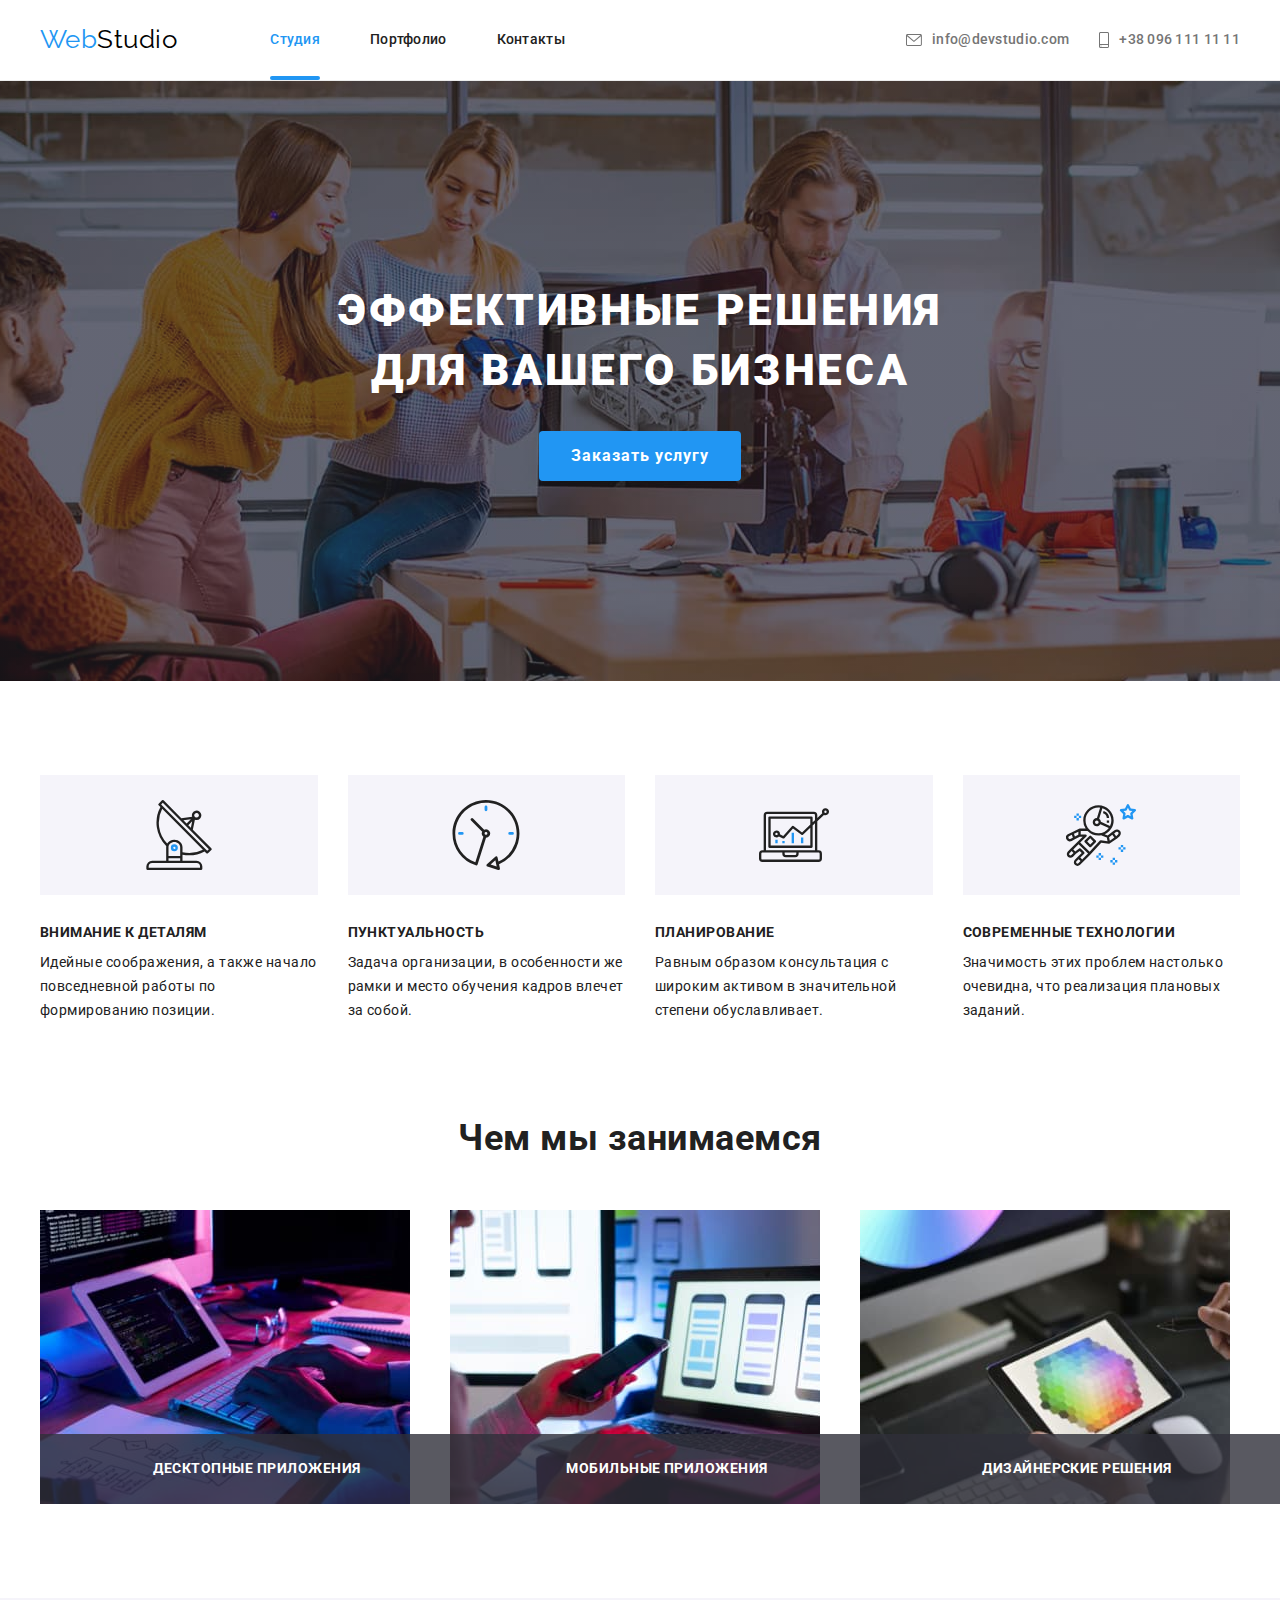
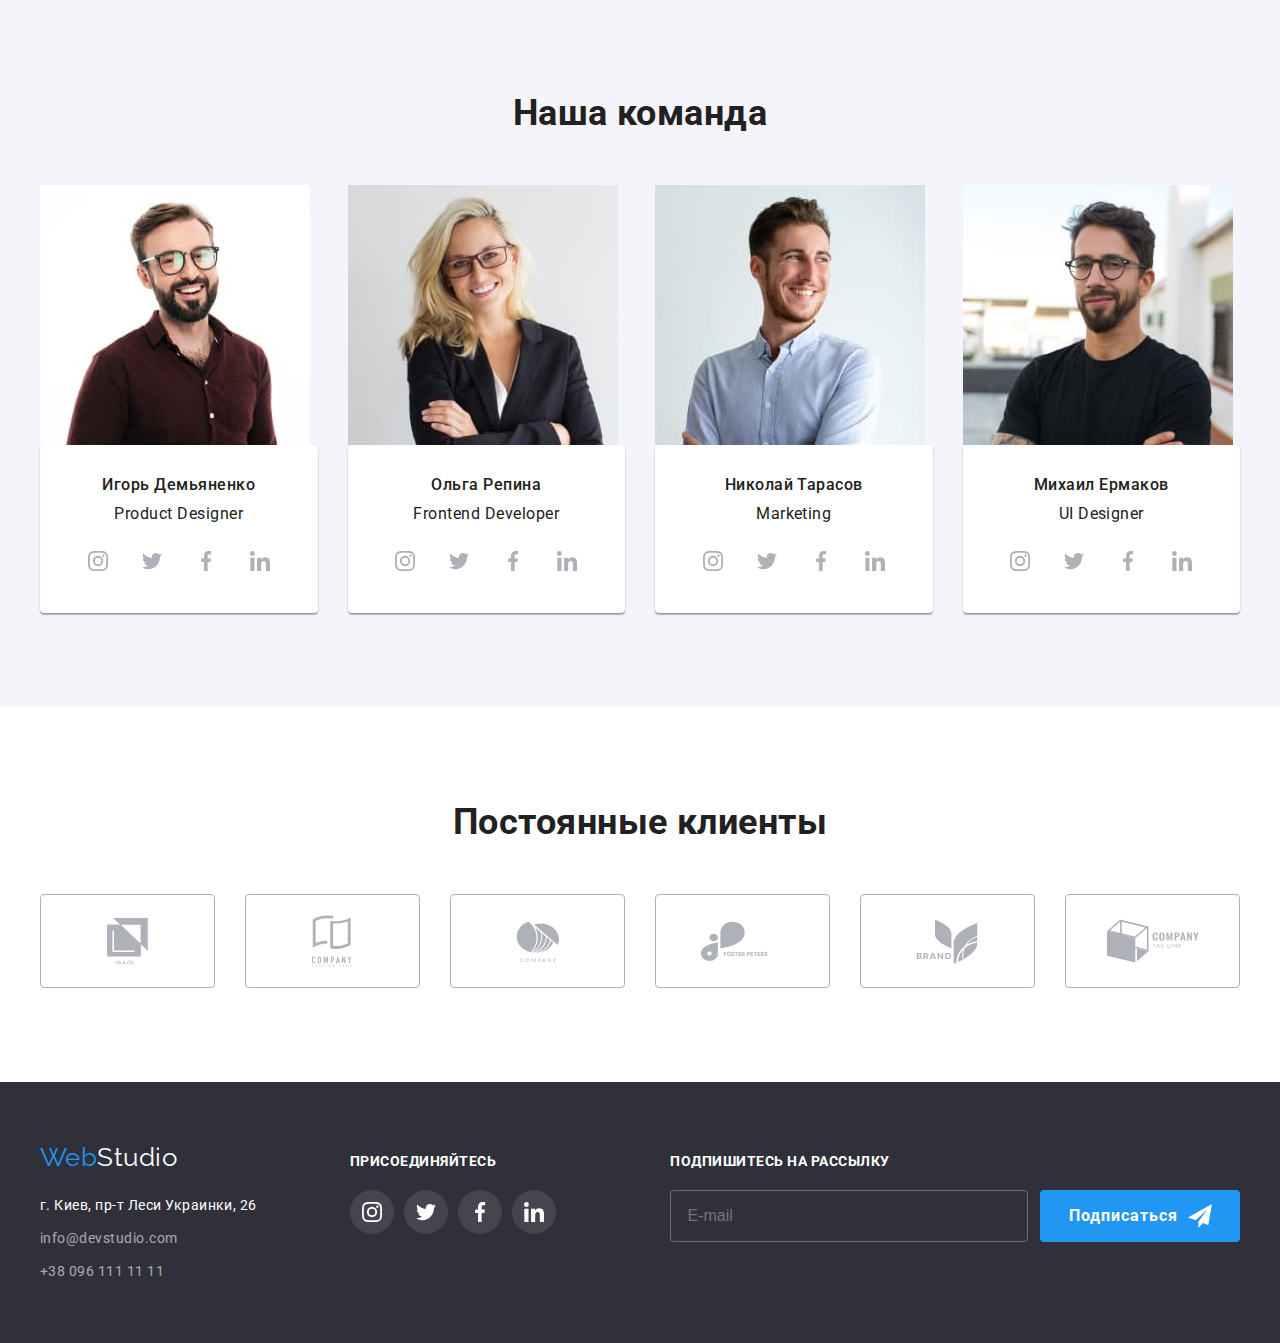
<file: index.html>
<!DOCTYPE html>
<html lang="ru">
  <head>
    <meta charset="UTF-8" />
    <meta http-equiv="X-UA-Compatible" content="IE=edge" />
    <meta name="viewport" content="width=device-width, initial-scale=1.0" />
    <title>Web Studio (Version 2.1)</title>
    <link rel="preconnect" href="https://fonts.googleapis.com" />
    <link rel="preconnect" href="https://fonts.gstatic.com" crossorigin />
    <link
      href="https://fonts.googleapis.com/css2?family=Raleway:wght@700&family=Roboto:wght@400;500;700;900&display=swap"
      rel="stylesheet"
    />
    <link
      rel="stylesheet"
      href="https://cdnjs.cloudflare.com/ajax/libs/modern-normalize/1.1.0/modern-normalize.min.css"
      integrity="sha512-wpPYUAdjBVSE4KJnH1VR1HeZfpl1ub8YT/NKx4PuQ5NmX2tKuGu6U/JRp5y+Y8XG2tV+wKQpNHVUX03MfMFn9Q=="
      crossorigin="anonymous"
      referrerpolicy="no-referrer"
    />
    <link rel="stylesheet" href="./css/main.min.css" />
  </head>
  <body>
    <!-- шапка -->
    <header class="header">
      <div class="container header-container">
        <nav class="header-nav">
          <a class="logo header-logo" href="./index.html" lang="en">
            <span class="logo-accent">Web</span>Studio
          </a>
          <button
            type="button"
            class="header-button header-button-opening"
            aria-expanded="false"
            aria-controls="header-mobile-thumb"
            data-menu-button
          >
            <svg
              class="header-icon"
              width="40px"
              height="40px"
              aria-label="Открываем мобильное меню"
            >
              <use class="" href="./image/sprite.svg#icon-menu_40px"></use>
            </svg>
          </button>
          <div class="header-mobile-thumb" id="header-mobile-thumb" data-menu>
            <button
              type="button"
              class="header-button header-button-closening"
              aria-expanded="false"
              aria-controls="header-mobile-thumb"
              data-menu-button-close
            >
              <svg
                class="header-icon"
                width="40px"
                height="40px"
                aria-label="Закрываем мобильное меню"
              >
                <use class="" href="./image/sprite.svg#icon-close_40px"></use>
              </svg>
            </button>
            <ul class="site-nav">
              <li class="item site-nav-item">
                <div class="site-nav-thumb">
                  <a href="./index.html" lang="en" class="site-nav-link site-nav-link-current"
                    >Студия</a
                  >
                </div>
              </li>
              <li class="item site-nav-item">
                <a href="./portfolio.html" lang="en" class="site-nav-link">Портфолио</a>
              </li>
              <li class="item site-nav-item">
                <a href="" class="site-nav-link">Контакты</a>
              </li>
            </ul>
            <ul class="contacts">
              <li class="item contacts-item" lang="en">
                <a href="mailto:info@devstudio.com" class="contacts-link">
                  <svg class="contacts-icon contacts-icon-email">
                    <use href="./image/sprite.svg#icon-mail"></use>
                  </svg>
                  info@devstudio.com
                </a>
              </li>
              <li class="item contacts-item contacts-item-tel">
                <a href="tel:+380961111111" class="contacts-link contacts-link-tel">
                  <svg class="contacts-icon contacts-icon-tel">
                    <use href="./image/sprite.svg#icon-phone"></use>
                  </svg>
                  +38 096 111 11 11
                </a>
              </li>
            </ul>

            <ul class="list mobile-social">
              <li class="item mobile-social-item">
                <a class="link mobile-social-link" href=""> Instagram </a>
              </li>
              <li class="item mobile-social-item">
                <a class="link mobile-social-link" href=""> Twitter </a>
              </li>
              <li class="item mobile-social-item">
                <a class="link mobile-social-link" href=""> Facebook </a>
              </li>
              <li class="item mobile-social-item">
                <a class="link mobile-social-link" href=""> LinkedIn </a>
              </li>
            </ul>
          </div>
        </nav>
      </div>
    </header>
    <!-- Уникальный контент -->
    <main>
      <!--Hero-->
      <section class="hero">
        <div class="container hero-container">
          <h1 class="hero-title">Эффективные решения для вашего бизнеса</h1>
          <button type="button" class="button button-primery" data-modal-open>
            Заказать услугу
          </button>
        </div>
      </section>

      <!--Особенности-->
      <section class="section feature">
        <div class="container feature-container">
          <h2 class="visually-hidden">Преимущества</h2>
          <ul class="list feature-list">
            <li class="item feature-item">
              <div class="feature-thumb-icon">
                <svg class="icon feature-icon" width="70px" height="70px">
                  <use href="./image/sprite.svg#icon-antenna"></use>
                </svg>
              </div>
              <h3 class="section-subtitle feature-title">Внимание к деталям</h3>
              <p class="text feature-text">
                Идейные соображения, а также начало повседневной работы по формированию позиции.
              </p>
            </li>
            <li class="item feature-item">
              <div class="feature-thumb-icon">
                <svg class="icon feature-icon" width="70px" height="70px">
                  <use href="./image/sprite.svg#icon-clock"></use>
                </svg>
              </div>
              <h3 class="section-subtitle feature-title">Пунктуальность</h3>
              <p class="text feature-text">
                Задача организации, в особенности же рамки и место обучения кадров влечет за собой.
              </p>
            </li>
            <li class="item feature-item">
              <div class="feature-thumb-icon">
                <svg class="icon feature-icon" width="70px" height="70px">
                  <use href="./image/sprite.svg#icon-diagram"></use>
                </svg>
              </div>
              <h3 class="section-subtitle feature-title">Планирование</h3>
              <p class="text feature-text">
                Равным образом консультация с широким активом в значительной степени обуславливает.
              </p>
            </li>
            <li class="item feature-item">
              <div class="feature-thumb-icon">
                <svg class="icon feature-icon" width="70px" height="70px">
                  <use href="./image/sprite.svg#icon-astronaut"></use>
                </svg>
              </div>
              <h3 class="section-subtitle feature-title">Современные технологии</h3>
              <p class="text feature-text">
                Значимость этих проблем настолько очевидна, что реализация плановых заданий.
              </p>
            </li>
          </ul>
        </div>
      </section>

      <!-- Чем мы занимаемся -->
      <section class="section box">
        <div class="container">
          <h2 class="section-title">Чем мы занимаемся</h2>
          <ul class="list box-list">
            <li class="item box-item">
              <img
                class="image box-image"
                srcset="./image/box/box-1-desktop.jpg 1x, ./image/box/box-1-desktop@2x.jpg 2x"
                src="#"
                alt="Работа на ПК"
              />
              <h3 class="box-subtitle">Десктопные приложения</h3>
            </li>
            <li class="item box-item">
              <img
                class="image box-image"
                srcset="./image/box/box-2-desktop.jpg 1x, ./image/box/box-2-desktop@2x.jpg 2x"
                src="#"
                alt="Работа на ноутбуке и смартфоне"
              />
              <h3 class="box-subtitle">Мобильные приложения</h3>
            </li>
            <li class="item box-item">
              <img
                class="image box-image"
                srcset="./image/box/box-3-desktop.jpg 1x, ./image/box/box-3-desktop@2x.jpg 2x"
                src="#"
                alt="Работа на планшете"
              />
              <h3 class="box-subtitle">Дизайнерские решения</h3>
            </li>
          </ul>
        </div>
      </section>
      <!-- Наша команда -->
      <section class="section team">
        <div class="container">
          <h2 class="section-title">Наша команда</h2>
          <ul class="list team-list">
            <li class="item team-item">
              <picture>
                <source
                  srcset="
                    ./image/team-member/team-1-desktop.jpg    1x,
                    ./image/team-member/team-1-desktop@2x.jpg 2x
                  "
                  media="(min-width: 1200px)"
                />
                <source
                  srcset="
                    ./image/team-member/team-1-tablet.jpg    1x,
                    ./image/team-member/team-1-tablet@2x.jpg 2x
                  "
                  media="(min-width: 798px)"
                />
                <img
                  class="image team-image"
                  srcset="
                    ./image/team-member/team-1-mobile.jpg    1x,
                    ./image/team-member/team-1-mobile@2x.jpg 2x
                  "
                  src="./image/team-member/team-1-mobile.jpg"
                  alt="Игорь Демьяненко"
                />
              </picture>
              <div class="team-thumb">
                <h3 class="section-subtitle team-subtitle">Игорь Демьяненко</h3>
                <p class="text team-text" lang="en">Product Designer</p>
                <ul class="list social">
                  <li class="item social-item">
                    <a class="link social-link" href="">
                      <svg class="icon social-icon" width="20px" height="20px">
                        <use href="./image/sprite.svg#icon-instagram"></use>
                      </svg>
                    </a>
                  </li>
                  <li class="item social-item">
                    <a class="link social-link" href="">
                      <svg class="icon social-icon" width="20px" height="20px">
                        <use href="./image/sprite.svg#icon-twitter"></use>
                      </svg>
                    </a>
                  </li>
                  <li class="item social-item">
                    <a class="link social-link" href="">
                      <svg class="icon social-icon" width="20px" height="20px">
                        <use href="./image/sprite.svg#icon-facebook"></use>
                      </svg>
                    </a>
                  </li>
                  <li class="item social-item">
                    <a class="link social-link" href="">
                      <svg class="icon social-icon" width="20px" height="20px">
                        <use href="./image/sprite.svg#icon-linkedin"></use>
                      </svg>
                    </a>
                  </li>
                </ul>
              </div>
            </li>
            <li class="item team-item">
              <picture>
                <source
                  srcset="
                    ./image/team-member/team-2-desktop.jpg    1x,
                    ./image/team-member/team-2-desktop@2x.jpg 2x
                  "
                  media="(min-width: 1200px)"
                />
                <source
                  srcset="
                    ./image/team-member/team-2-tablet.jpg    1x,
                    ./image/team-member/team-2-tablet@2x.jpg 2x
                  "
                  media="(min-width: 798px)"
                />
                <img
                  class="image team-image"
                  srcset="
                    ./image/team-member/team-2-mobile.jpg    1x,
                    ./image/team-member/team-2-mobile@2x.jpg 2x
                  "
                  src="./image/team-member/team-2-mobile.jpg"
                  alt="Ольга Репина"
                />
              </picture>
              <div class="team-thumb">
                <h3 class="section-subtitle team-subtitle">Ольга Репина</h3>
                <p class="text team-text" lang="en">Frontend Developer</p>
                <ul class="list social">
                  <li class="item social-item">
                    <a class="link social-link" href="">
                      <svg class="icon social-icon" width="20px" height="20px">
                        <use href="./image/sprite.svg#icon-instagram"></use>
                      </svg>
                    </a>
                  </li>
                  <li class="item social-item">
                    <a class="link social-link" href="">
                      <svg class="icon social-icon" width="20px" height="20px">
                        <use href="./image/sprite.svg#icon-twitter"></use>
                      </svg>
                    </a>
                  </li>
                  <li class="item social-item">
                    <a class="link social-link" href="">
                      <svg class="icon social-icon" width="20px" height="20px">
                        <use href="./image/sprite.svg#icon-facebook"></use>
                      </svg>
                    </a>
                  </li>
                  <li class="item social-item">
                    <a class="link social-link" href="">
                      <svg class="icon social-icon" width="20px" height="20px">
                        <use href="./image/sprite.svg#icon-linkedin"></use>
                      </svg>
                    </a>
                  </li>
                </ul>
              </div>
            </li>
            <li class="item team-item">
              <picture>
                <source
                  srcset="
                    ./image/team-member/team-3-desktop.jpg    1x,
                    ./image/team-member/team-3-desktop@2x.jpg 2x
                  "
                  media="(min-width: 1200px)"
                />
                <source
                  srcset="
                    ./image/team-member/team-3-tablet.jpg    1x,
                    ./image/team-member/team-3-tablet@2x.jpg 2x
                  "
                  media="(min-width: 798px)"
                />
                <img
                  class="image team-image"
                  srcset="
                    ./image/team-member/team-3-mobile.jpg    1x,
                    ./image/team-member/team-3-mobile@2x.jpg 2x
                  "
                  src="./image/team-member/team-3-mobile.jpg"
                  alt="Николай Тарасов"
                />
              </picture>
              <div class="team-thumb">
                <h3 class="section-subtitle team-subtitle">Николай Тарасов</h3>
                <p class="text team-text" lang="en">Marketing</p>
                <ul class="list social">
                  <li class="item social-item">
                    <a class="link social-link" href="">
                      <svg class="icon social-icon" width="20px" height="20px">
                        <use href="./image/sprite.svg#icon-instagram"></use>
                      </svg>
                    </a>
                  </li>
                  <li class="item social-item">
                    <a class="link social-link" href="">
                      <svg class="icon social-icon" width="20px" height="20px">
                        <use href="./image/sprite.svg#icon-twitter"></use>
                      </svg>
                    </a>
                  </li>
                  <li class="item social-item">
                    <a class="link social-link" href="">
                      <svg class="icon social-icon" width="20px" height="20px">
                        <use href="./image/sprite.svg#icon-facebook"></use>
                      </svg>
                    </a>
                  </li>
                  <li class="item social-item">
                    <a class="link social-link" href="">
                      <svg class="icon social-icon" width="20px" height="20px">
                        <use href="./image/sprite.svg#icon-linkedin"></use>
                      </svg>
                    </a>
                  </li>
                </ul>
              </div>
            </li>
            <li class="item team-item">
              <picture>
                <source
                  srcset="
                    ./image/team-member/team-4-desktop.jpg    1x,
                    ./image/team-member/team-4-desktop@2x.jpg 2x
                  "
                  media="(min-width: 1200px)"
                />
                <source
                  srcset="
                    ./image/team-member/team-4-tablet.jpg    1x,
                    ./image/team-member/team-4-tablet@2x.jpg 2x
                  "
                  media="(min-width: 798px)"
                />
                <img
                  class="image team-image"
                  srcset="
                    ./image/team-member/team-4-mobile.jpg    1x,
                    ./image/team-member/team-4-mobile@2x.jpg 2x
                  "
                  src="./image/team-member/team-4-mobile.jpg"
                  alt="Михаил Ермаков"
                />
              </picture>

              <div class="team-thumb">
                <h3 class="section-subtitle team-subtitle">Михаил Ермаков</h3>
                <p class="text team-text" lang="en">UI Designer</p>
                <ul class="list social">
                  <li class="item social-item">
                    <a class="link social-link" href="">
                      <svg class="icon social-icon" width="20px" height="20px">
                        <use href="./image/sprite.svg#icon-instagram"></use>
                      </svg>
                    </a>
                  </li>
                  <li class="item social-item">
                    <a class="link social-link" href="">
                      <svg class="icon social-icon" width="20px" height="20px">
                        <use href="./image/sprite.svg#icon-twitter"></use>
                      </svg>
                    </a>
                  </li>
                  <li class="item social-item">
                    <a class="link social-link" href="">
                      <svg class="icon social-icon" width="20px" height="20px">
                        <use href="./image/sprite.svg#icon-facebook"></use>
                      </svg>
                    </a>
                  </li>
                  <li class="item social-item">
                    <a class="link social-link" href="">
                      <svg class="icon social-icon" width="20px" height="20px">
                        <use href="./image/sprite.svg#icon-linkedin"></use>
                      </svg>
                    </a>
                  </li>
                </ul>
              </div>
            </li>
          </ul>
        </div>
      </section>
      <section class="section customer">
        <div class="container">
          <h2 class="section-title">Постоянные клиенты</h2>
          <ul class="list customer-list">
            <li class="item customer-item">
              <a class="link customer-link" href="">
                <svg class="cicon ustomer-icon" width="41px" height="46.7px">
                  <use href="./image/sprite.svg#icon-logoyaco"></use>
                </svg>
              </a>
            </li>
            <li class="item customer-item">
              <a class="link customer-link" href="">
                <svg class="icon customer-icon" width="40px" height="52px">
                  <use href="./image/sprite.svg#icon-logocompany"></use>
                </svg>
              </a>
            </li>
            <li class="item customer-item">
              <a class="link customer-link" href="">
                <svg class="icon customer-icon" width="43.46px" height="41.18px">
                  <use href="./image/sprite.svg#icon-logoacompany"></use>
                </svg>
              </a>
            </li>
            <li class="item customer-item">
              <a class="link customer-link" href="">
                <svg class="icon customer-icon" width="84.44px" height="40.62px">
                  <use href="./image/sprite.svg#icon-logofoster"></use>
                </svg>
              </a>
            </li>
            <li class="item customer-item">
              <a class="link customer-link" href="">
                <svg class="icon customer-icon" width="62.54px" height="45.43px">
                  <use href="./image/sprite.svg#icon-logobrand"></use>
                </svg>
              </a>
            </li>
            <li class="item customer-item">
              <a class="link customer-link" href="">
                <svg class="icon customer-icon" width="93.79px" height="43.93px">
                  <use href="./image/sprite.svg#icon-logotag"></use>
                </svg>
              </a>
            </li>
          </ul>
        </div>
      </section>
    </main>

    <footer class="footer">
      <div class="container footer-container">
        <div class="footer-tablet-thumb">
          <div class="footer-address-thumb">
            <a class="logo footer-logo" href="./index.html" lang="en">
              <span class="logo-accent">Web</span>Studio
            </a>

            <address class="footer-address">
              <a
                class="link footer-link footer-link-primary"
                href=""
                target="_blank"
                rel="noopener noreferrer"
                >г. Киев, пр-т Леси Украинки, 26</a
              >
              <ul class="footer-contacts">
                <li class="item footer-item" lang="en">
                  <a class="link footer-link" href="mailto:info@devstudio.com"
                    >info@devstudio.com</a
                  >
                </li>
                <li class="item footer-item">
                  <a class="link footer-link" href="tel:+380961111111">+38 096 111 11 11</a>
                </li>
              </ul>
            </address>
          </div>

          <div class="footer-social-thumb">
            <h3 class="footer-subtitle">присоединяйтесь</h3>
            <ul class="list social">
              <li class="item social-item">
                <a class="link social-link social-link-footer" href="">
                  <svg class="icon social-icon" width="20px" height="20px">
                    <use href="./image/sprite.svg#icon-instagram "></use>
                  </svg>
                </a>
              </li>
              <li class="item social-item">
                <a class="link social-link social-link-footer" href="">
                  <svg class="icon social-icon" width="20px" height="20px">
                    <use href="./image/sprite.svg#icon-twitter "></use>
                  </svg>
                </a>
              </li>
              <li class="item social-item">
                <a class="link social-link social-link-footer" href="">
                  <svg class="icon social-icon" width="20px" height="20px">
                    <use href="./image/sprite.svg#icon-facebook"></use>
                  </svg>
                </a>
              </li>
              <li class="item social-item">
                <a class="link social-link social-link-footer" href="">
                  <svg class="icon social-icon" width="20px" height="20px">
                    <use href="./image/sprite.svg#icon-linkedin"></use>
                  </svg>
                </a>
              </li>
            </ul>
          </div>
        </div>

        <form action="#" class="footer-form">
          <h3 class="footer-subtitle">Подпишитесь на рассылку</h3>
          <div class="footer-form-thumb">
            <p class="footer-form-field">
              <label for="mail-footer" class="footer-form-label"></label>
              <input
                type="email"
                name="mail"
                id="mail-footer"
                class="footer-form-input"
                placeholder="E-mail"
                required
              />
            </p>
            <button type="submit" class="button footer-form-button-primery">
              Подписаться
              <svg class="icon footer-form-icon" width="24px" height="24px">
                <use href="./image/sprite.svg#icon-send"></use>
              </svg>
            </button>
          </div>
        </form>
      </div>
    </footer>

    <div class="backdrop is-hidden" data-modal>
      <div class="modal-div">
        <button type="button" class="close-btn" data-modal-close>
          <svg class="backdrop-svg">
            <use href="./image/sprite.svg#icon-Vector-1"></use>
          </svg>
        </button>
        <form>
          <h2 class="form-title">Оставьте свои данные, мы вам перезвоним</h2>
          <label class="modal-form" for="name">Имя</label>
          <span class="modal-form-span">
            <input class="modal-input" type="text" name="name" id="name" />
            <svg class="modal-form-svg">
              <use href="./image/sprite.svg#icon-person-black"></use>
            </svg>
          </span>
          <label class="modal-form" for="tel">Телефон</label>
          <span class="modal-form-span">
            <input class="modal-input" type="tel" name="tel" id="tel" />
            <svg class="modal-form-svg">
              <use href="./image/sprite.svg#icon-phone-black"></use>
            </svg>
          </span>
          <label class="modal-form" for="mail">Почта</label>
          <span class="modal-form-span">
            <input class="modal-input" type="email" name="mail" id="mail" />
            <svg class="modal-form-svg">
              <use href="./image/sprite.svg#icon-email-black"></use>
            </svg>
          </span>
          <label class="modal-form" for="message">Комментарий </label>
          <textarea
            class="modal-form-message"
            name="message"
            id="message"
            rows="6"
            placeholder="Введите текст"
          ></textarea>
          <div class="agreement-modal">
            <input
              class="modal-form-term visually-hidden"
              type="checkbox"
              name="comment"
              value=""
              id="checkbox"
            />
            <label class="modal-stroke" for="checkbox">
              <span class="border-check-svg">
                <svg class="custom-check-box">
                  <use href="./image/sprite.svg#icon-icon-check"></use>
                </svg>
              </span>
              Соглашаюсь с рассылкой и принимаю &nbsp;
              <a href="" class="modal-link">Условия договора</a>
            </label>
          </div>
          <button type="submit" class="top-btn">Отправить</button>
        </form>
      </div>
    </div>
    <script src="./js/modal.js"></script>
    <script src="./js/mobile-menu.js"></script>
  </body>
</html>
</file>
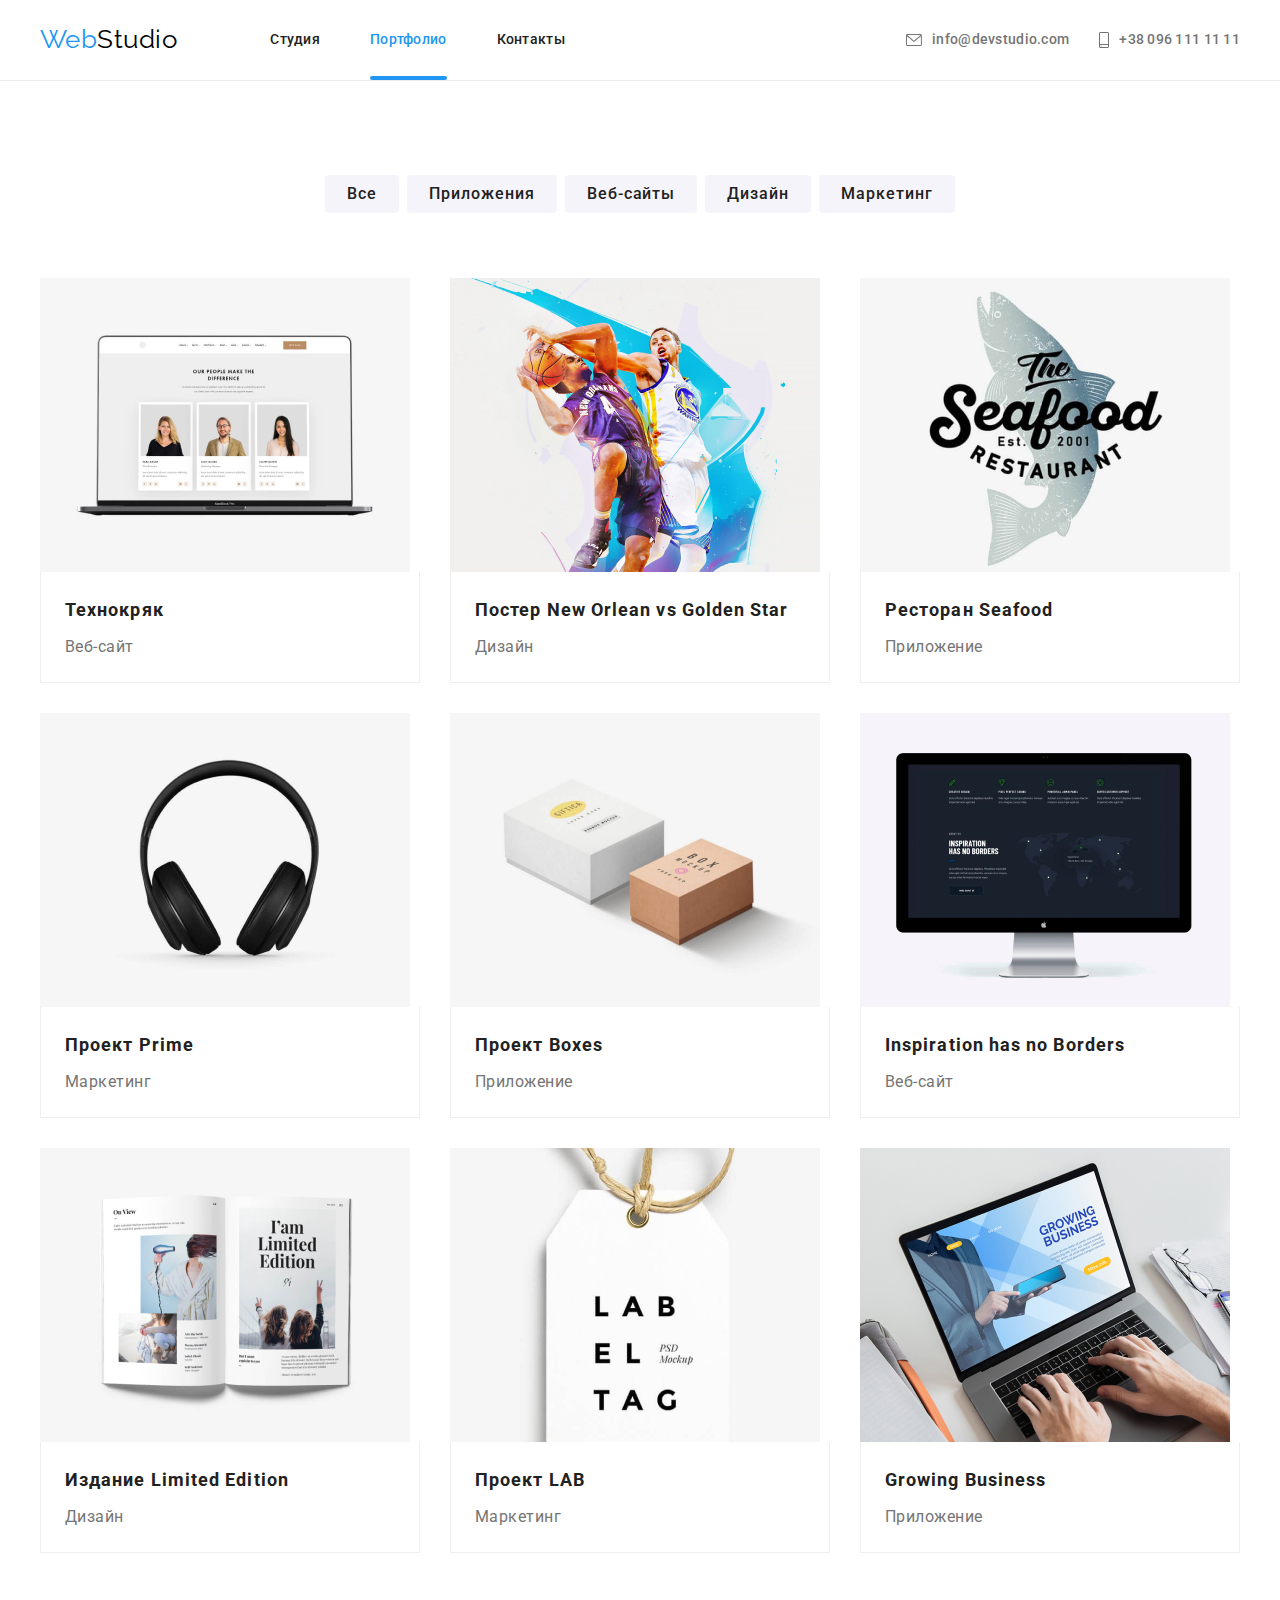
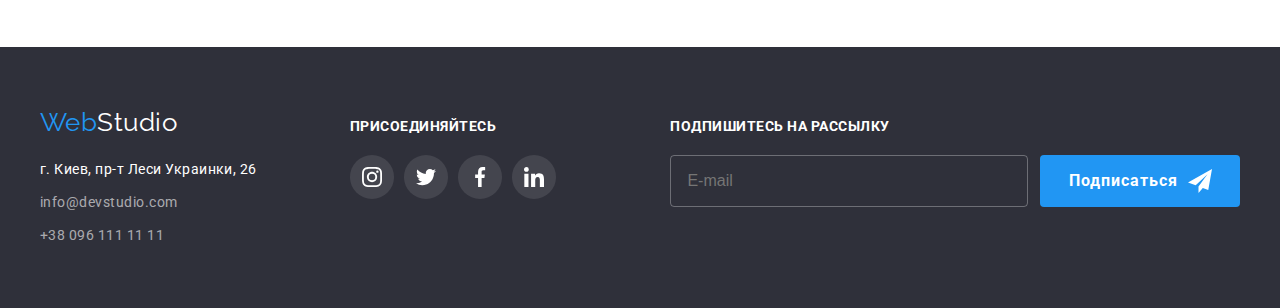
<file: portfolio.html>
<!DOCTYPE html>
<html lang="ru">
  <head>
    <meta charset="UTF-8" />
    <meta http-equiv="X-UA-Compatible" content="IE=edge" />
    <meta name="viewport" content="width=device-width, initial-scale=1.0" />
    <title>Web Studio (Version 2.1)</title>
    <link rel="preconnect" href="https://fonts.googleapis.com" />
    <link rel="preconnect" href="https://fonts.gstatic.com" crossorigin />
    <link
      href="https://fonts.googleapis.com/css2?family=Raleway:wght@700&family=Roboto:wght@400;500;700;900&display=swap"
      rel="stylesheet"
    />
    <link
      rel="stylesheet"
      href="https://cdnjs.cloudflare.com/ajax/libs/modern-normalize/1.1.0/modern-normalize.min.css"
      integrity="sha512-wpPYUAdjBVSE4KJnH1VR1HeZfpl1ub8YT/NKx4PuQ5NmX2tKuGu6U/JRp5y+Y8XG2tV+wKQpNHVUX03MfMFn9Q=="
      crossorigin="anonymous"
      referrerpolicy="no-referrer"
    />
    <link rel="stylesheet" href="./css/main.min.css" />
  </head>
  <body>
    <!-- шапка -->
    <header class="header">
      <div class="container header-container">
        <nav class="header-nav">
          <a class="logo header-logo" href="./index.html" lang="en">
            <span class="logo-accent">Web</span>Studio
          </a>
          <button
            type="button"
            class="header-button header-button-opening"
            aria-expanded="false"
            aria-controls="header-mobile-thumb"
            data-menu-button
          >
            <svg
              class="header-icon"
              width="40px"
              height="40px"
              aria-label="Открываем мобильное меню"
            >
              <use class="" href="./image/sprite.svg#icon-menu_40px"></use>
            </svg>
          </button>
          <div class="header-mobile-thumb" id="header-mobile-thumb" data-menu>
            <button
              type="button"
              class="header-button header-button-closening"
              aria-expanded="false"
              aria-controls="header-mobile-thumb"
              data-menu-button-close
            >
              <svg
                class="header-icon"
                width="40px"
                height="40px"
                aria-label="Закрываем мобильное меню"
              >
                <use class="" href="./image/sprite.svg#icon-close_40px"></use>
              </svg>
            </button>
            <ul class="site-nav">
              <li class="item site-nav-item">
                <div class="site-nav-thumb">
                  <a href="./index.html" lang="en" class="site-nav-link">Студия</a>
                </div>
              </li>
              <li class="item site-nav-item">
                <a href="./portfolio.html" lang="en" class="site-nav-link site-nav-link-current"
                  >Портфолио</a
                >
              </li>
              <li class="item site-nav-item">
                <a href="" class="site-nav-link">Контакты</a>
              </li>
            </ul>
            <ul class="contacts">
              <li class="item contacts-item" lang="en">
                <a href="mailto:info@devstudio.com" class="contacts-link">
                  <svg class="contacts-icon contacts-icon-email">
                    <use href="./image/sprite.svg#icon-mail"></use>
                  </svg>
                  info@devstudio.com
                </a>
              </li>
              <li class="item contacts-item contacts-item-tel">
                <a href="tel:+380961111111" class="contacts-link contacts-link-tel">
                  <svg class="contacts-icon contacts-icon-tel">
                    <use href="./image/sprite.svg#icon-phone"></use>
                  </svg>
                  +38 096 111 11 11
                </a>
              </li>
            </ul>

            <ul class="list mobile-social">
              <li class="item mobile-social-item">
                <a class="link mobile-social-link" href=""> Instagram </a>
              </li>
              <li class="item mobile-social-item">
                <a class="link mobile-social-link" href=""> Twitter </a>
              </li>
              <li class="item mobile-social-item">
                <a class="link mobile-social-link" href=""> Facebook </a>
              </li>
              <li class="item mobile-social-item">
                <a class="link mobile-social-link" href=""> LinkedIn </a>
              </li>
            </ul>
          </div>
        </nav>
      </div>
    </header>
    <!-- Уникальный контент -->
    <main>
      <section class="section portfolio">
        <div class="container">
          <h2 class="visually-hidden">Портфолио</h2>

          <ul class="list portfolio-button-list">
            <li class="item portfolio-button-item">
              <button type="button" class="button button-secondary">Все</button>
            </li>
            <li class="item portfolio-button-item">
              <button type="button" class="button button-secondary">Приложения</button>
            </li>
            <li class="item portfolio-button-item">
              <button type="button" class="button button-secondary">Веб-сайты</button>
            </li>
            <li class="item portfolio-button-item">
              <button type="button" class="button button-secondary">Дизайн</button>
            </li>
            <li class="item portfolio-button-item">
              <button type="button" class="button button-secondary">Маркетинг</button>
            </li>
          </ul>

          <ul class="list portfolio-list">
            <li class="item portfolio-item">
              <a class="link portfolio-link" href="">
                <div class="portfolio-image-thumb">
                  <picture>
                    <source
                      srcset="./image/portfolio/pimg1.jpg 1x, ./image/portfolio/pimg1-2x.jpg 2x"
                      media="(min-width: 1200px)"
                    />
                    <source
                      srcset="
                        ./image/portfolio/pimg1-tablet.jpg   1x,
                        ./image/portfolio/pimg1-tablet2x.jpg 2x
                      "
                      media="(min-width: 798px)"
                    />
                    <img
                      class="image portfolio-image"
                      srcset="
                        ./image/portfolio/pimg1-mobile.jpg   1x,
                        ./image/portfolio/pimg1-mobile2x.jpg 2x
                      "
                      src="./image/portfolio/pimg1-mobile.jpg"
                      alt="Ноутбук с открытым сайтом Технокряк"
                    />
                  </picture>
                  <div class="portfolio-overlay">
                    <p class="portfolio-text-hidden">
                      Технокряк это современная площадка распространения коронавируса. Компании
                      используют эту платформу для цифрового шпионажа и атак на защищённые сервера
                      конкурентов.
                    </p>
                  </div>
                </div>
                <div class="portfolio-title-thumb">
                  <h3 class="section-subtitle portfolio-title">Технокряк</h3>
                  <p class="portfolio-text-primary">Веб-сайт</p>
                </div>
              </a>
            </li>

            <li class="item portfolio-item">
              <a class="link portfolio-link" href="">
                <div class="portfolio-image-thumb">
                  <picture>
                    <source
                      srcset="./image/portfolio/pimg2.jpg 1x, ./image/portfolio/pimg2-2x.jpg 2x"
                      media="(min-width: 1200px)"
                    />
                    <source
                      srcset="
                        ./image/portfolio/pimg2-tablet.jpg   1x,
                        ./image/portfolio/pimg2-tablet2x.jpg 2x
                      "
                      media="(min-width: 798px)"
                    />
                    <img
                      class="image portfolio-image"
                      srcset="
                        ./image/portfolio/pimg2-mobile.jpg   1x,
                        ./image/portfolio/pimg2-mobile2x.jpg 2x
                      "
                      src="./image/portfolio/pimg2-mobile.jpg"
                      alt="Постер с двумя баскетболистами"
                    />
                  </picture>
                  <div class="portfolio-overlay">
                    <p class="portfolio-text-hidden">
                      Тут могла быть Ваша реклама. Тут могло быть очень много Вашей рекламы. Это
                      место настолько большое, что его может занять целый рекламный блок.
                    </p>
                  </div>
                </div>
                <div class="portfolio-title-thumb">
                  <h3 class="section-subtitle portfolio-title">
                    Постер <span lang="en">New Orlean vs Golden Star</span>
                  </h3>
                  <p class="portfolio-text-primary">Дизайн</p>
                </div>
              </a>
            </li>

            <li class="item portfolio-item">
              <a class="link portfolio-link" href="">
                <div class="portfolio-image-thumb">
                  <picture>
                    <source
                      srcset="./image/portfolio/pimg3.jpg 1x, ./image/portfolio/pimg3-2x.jpg 2x"
                      media="(min-width: 1200px)"
                    />
                    <source
                      srcset="
                        ./image/portfolio/pimg3-tablet.jpg   1x,
                        ./image/portfolio/pimg3-tablet2x.jpg 2x
                      "
                      media="(min-width: 798px)"
                    />
                    <img
                      class="image portfolio-image"
                      srcset="
                        ./image/portfolio/pimg3-mobile.jpg   1x,
                        ./image/portfolio/pimg3-mobile2x.jpg 2x
                      "
                      src="./image/portfolio/pimg3-mobile.jpg"
                      alt="Иконка ресторана с изображением рыбы"
                    />
                  </picture>
                  <div class="portfolio-overlay">
                    <p class="portfolio-text-hidden">
                      Тут могла быть Ваша реклама. Тут могло быть очень много Вашей рекламы. Это
                      место настолько большое, что его может занять целый рекламный блок.
                    </p>
                  </div>
                </div>
                <div class="portfolio-title-thumb">
                  <h3 class="section-subtitle portfolio-title">
                    Ресторан <span lang="en">Seafood</span>
                  </h3>
                  <p class="portfolio-text-primary">Приложение</p>
                </div>
              </a>
            </li>

            <li class="item portfolio-item">
              <a class="link portfolio-link" href="">
                <div class="portfolio-image-thumb">
                  <picture>
                    <source
                      srcset="./image/portfolio/pimg4.jpg 1x, ./image/portfolio/pimg4-2x.jpg 2x"
                      media="(min-width: 1200px)"
                    />
                    <source
                      srcset="
                        ./image/portfolio/pimg4-tablet.jpg   1x,
                        ./image/portfolio/pimg4-tablet2x.jpg 2x
                      "
                      media="(min-width: 798px)"
                    />
                    <img
                      class="image portfolio-image"
                      srcset="
                        ./image/portfolio/pimg4-mobile.jpg   1x,
                        ./image/portfolio/pimg4-mobile2x.jpg 2x
                      "
                      src="./image/portfolio/pimg4-mobile.jpg"
                      alt="Наушники"
                    />
                  </picture>
                  <div class="portfolio-overlay">
                    <p class="portfolio-text-hidden">
                      Тут могла быть Ваша реклама. Тут могло быть очень много Вашей рекламы. Это
                      место настолько большое, что его может занять целый рекламный блок.
                    </p>
                  </div>
                </div>
                <div class="portfolio-title-thumb">
                  <h3 class="section-subtitle portfolio-title">
                    Проект <span lang="en">Prime</span>
                  </h3>
                  <p class="portfolio-text-primary">Маркетинг</p>
                </div>
              </a>
            </li>

            <li class="item portfolio-item">
              <a class="link portfolio-link" href="">
                <div class="portfolio-image-thumb">
                  <picture>
                    <source
                      srcset="./image/portfolio/pimg5.jpg 1x, ./image/portfolio/pimg5-2x.jpg 2x"
                      media="(min-width: 1200px)"
                    />
                    <source
                      srcset="
                        ./image/portfolio/pimg5-tablet.jpg   1x,
                        ./image/portfolio/pimg5-tablet2x.jpg 2x
                      "
                      media="(min-width: 798px)"
                    />
                    <img
                      class="image portfolio-image"
                      srcset="
                        ./image/portfolio/pimg5-mobile.jpg   1x,
                        ./image/portfolio/pimg5-mobile2x.jpg 2x
                      "
                      src="./image/portfolio/pimg5-mobile.jpg"
                      alt="Две коробки"
                    />
                  </picture>
                  <div class="portfolio-overlay">
                    <p class="portfolio-text-hidden">
                      Тут могла быть Ваша реклама. Тут могло быть очень много Вашей рекламы. Это
                      место настолько большое, что его может занять целый рекламный блок.
                    </p>
                  </div>
                </div>
                <div class="portfolio-title-thumb">
                  <h3 class="section-subtitle portfolio-title">
                    Проект <span lang="en">Boxes</span>
                  </h3>
                  <p class="portfolio-text-primary">Приложение</p>
                </div>
              </a>
            </li>

            <li class="item portfolio-item">
              <a class="link portfolio-link" href="">
                <div class="portfolio-image-thumb">
                  <picture>
                    <source
                      srcset="./image/portfolio/pimg6.jpg 1x, ./image/portfolio/pimg6-2x.jpg 2x"
                      media="(min-width: 1200px)"
                    />
                    <source
                      srcset="
                        ./image/portfolio/pimg6-tablet.jpg   1x,
                        ./image/portfolio/pimg6-tablet2x.jpg 2x
                      "
                      media="(min-width: 798px)"
                    />
                    <img
                      class="image portfolio-image"
                      srcset="
                        ./image/portfolio/pimg6-mobile.jpg   1x,
                        ./image/portfolio/pimg6-mobile2x.jpg 2x
                      "
                      src="./image/portfolio/pimg6-mobile.jpg"
                      alt="Монитор с открытым сайтом Inspiration has no Borders"
                    />
                  </picture>
                  <div class="portfolio-overlay">
                    <p class="portfolio-text-hidden">
                      Тут могла быть Ваша реклама. Тут могло быть очень много Вашей рекламы. Это
                      место настолько большое, что его может занять целый рекламный блок.
                    </p>
                  </div>
                </div>
                <div class="portfolio-title-thumb">
                  <h3 class="section-subtitle portfolio-title">
                    <span lang="en">Inspiration has no Borders</span>
                  </h3>
                  <p class="portfolio-text-primary">Веб-сайт</p>
                </div>
              </a>
            </li>

            <li class="item portfolio-item">
              <a class="link portfolio-link" href="">
                <div class="portfolio-image-thumb">
                  <picture>
                    <source
                      srcset="./image/portfolio/pimg7.jpg 1x, ./image/portfolio/pimg7-2x.jpg 2x"
                      media="(min-width: 1200px)"
                    />
                    <source
                      srcset="
                        ./image/portfolio/pimg7-tablet.jpg   1x,
                        ./image/portfolio/pimg7-tablet2x.jpg 2x
                      "
                      media="(min-width: 798px)"
                    />
                    <img
                      class="image portfolio-image"
                      srcset="
                        ./image/portfolio/pimg7-mobile.jpg   1x,
                        ./image/portfolio/pimg7-mobile2x.jpg 2x
                      "
                      src="./image/portfolio/pimg7-mobile.jpg"
                      alt="Раскрытая книга"
                    />
                  </picture>
                  <div class="portfolio-overlay">
                    <p class="portfolio-text-hidden">
                      Тут могла быть Ваша реклама. Тут могло быть очень много Вашей рекламы. Это
                      место настолько большое, что его может занять целый рекламный блок.
                    </p>
                  </div>
                </div>
                <div class="portfolio-title-thumb">
                  <h3 class="section-subtitle portfolio-title">
                    Издание <span lang="en">Limited Edition</span>
                  </h3>
                  <p class="portfolio-text-primary">Дизайн</p>
                </div>
              </a>
            </li>

            <li class="item portfolio-item">
              <a class="link portfolio-link" href="">
                <div class="portfolio-image-thumb">
                  <picture>
                    <source
                      srcset="./image/portfolio/pimg8.jpg 1x, ./image/portfolio/pimg8-2x.jpg 2x"
                      media="(min-width: 1200px)"
                    />
                    <source
                      srcset="
                        ./image/portfolio/pimg8-tablet.jpg   1x,
                        ./image/portfolio/pimg8-tablet2x.jpg 2x
                      "
                      media="(min-width: 798px)"
                    />
                    <img
                      class="image portfolio-image"
                      srcset="
                        ./image/portfolio/pimg8-mobile.jpg   1x,
                        ./image/portfolio/pimg8-mobile2x.jpg 2x
                      "
                      src="./image/portfolio/pimg8-mobile.jpg"
                      alt="Бирка с названием проекта"
                    />
                  </picture>
                  <div class="portfolio-overlay">
                    <p class="portfolio-text-hidden">
                      Тут могла быть Ваша реклама. Тут могло быть очень много Вашей рекламы. Это
                      место настолько большое, что его может занять целый рекламный блок.
                    </p>
                  </div>
                </div>
                <div class="portfolio-title-thumb">
                  <h3 class="section-subtitle portfolio-title">
                    Проект <span lang="en">LAB</span>
                  </h3>
                  <p class="portfolio-text-primary">Маркетинг</p>
                </div>
              </a>
            </li>

            <li class="item portfolio-item">
              <a class="link portfolio-link" href="">
                <div class="portfolio-image-thumb">
                  <picture>
                    <source
                      srcset="./image/portfolio/pimg9.jpg 1x, ./image/portfolio/pimg9-2x.jpg 2x"
                      media="(min-width: 1200px)"
                    />
                    <source
                      srcset="
                        ./image/portfolio/pimg9-tablet.jpg   1x,
                        ./image/portfolio/pimg9-tablet2x.jpg 2x
                      "
                      media="(min-width: 798px)"
                    />
                    <img
                      class="image portfolio-image"
                      srcset="
                        ./image/portfolio/pimg9-mobile.jpg   1x,
                        ./image/portfolio/pimg9-mobile2x.jpg 2x
                      "
                      src="./image/portfolio/pimg9-mobile.jpg"
                      alt="Ноутбук с открытым приложением Growing Business"
                    />
                  </picture>
                  <div class="portfolio-overlay">
                    <p class="portfolio-text-hidden">
                      Тут могла быть Ваша реклама. Тут могло быть очень много Вашей рекламы. Это
                      место настолько большое, что его может занять целый рекламный блок.
                    </p>
                  </div>
                </div>
                <div class="portfolio-title-thumb">
                  <h3 class="section-subtitle portfolio-title">
                    <span lang="en">Growing Business</span>
                  </h3>
                  <p class="portfolio-text-primary">Приложение</p>
                </div>
              </a>
            </li>
          </ul>
        </div>
      </section>
    </main>
    <footer class="footer">
      <div class="container footer-container">
        <div class="footer-tablet-thumb">
          <div class="footer-address-thumb">
            <a class="logo footer-logo" href="./index.html" lang="en">
              <span class="logo-accent">Web</span>Studio
            </a>

            <address class="footer-address">
              <a
                class="link footer-link footer-link-primary"
                href=""
                target="_blank"
                rel="noopener noreferrer"
                >г. Киев, пр-т Леси Украинки, 26</a
              >
              <ul class="footer-contacts">
                <li class="item footer-item" lang="en">
                  <a class="link footer-link" href="mailto:info@devstudio.com"
                    >info@devstudio.com</a
                  >
                </li>
                <li class="item footer-item">
                  <a class="link footer-link" href="tel:+380961111111">+38 096 111 11 11</a>
                </li>
              </ul>
            </address>
          </div>

          <div class="footer-social-thumb">
            <h3 class="footer-subtitle">присоединяйтесь</h3>
            <ul class="list social">
              <li class="item social-item">
                <a class="link social-link social-link-footer" href="">
                  <svg class="icon social-icon" width="20px" height="20px">
                    <use href="./image/sprite.svg#icon-instagram "></use>
                  </svg>
                </a>
              </li>
              <li class="item social-item">
                <a class="link social-link social-link-footer" href="">
                  <svg class="icon social-icon" width="20px" height="20px">
                    <use href="./image/sprite.svg#icon-twitter "></use>
                  </svg>
                </a>
              </li>
              <li class="item social-item">
                <a class="link social-link social-link-footer" href="">
                  <svg class="icon social-icon" width="20px" height="20px">
                    <use href="./image/sprite.svg#icon-facebook"></use>
                  </svg>
                </a>
              </li>
              <li class="item social-item">
                <a class="link social-link social-link-footer" href="">
                  <svg class="icon social-icon" width="20px" height="20px">
                    <use href="./image/sprite.svg#icon-linkedin"></use>
                  </svg>
                </a>
              </li>
            </ul>
          </div>
        </div>

        <form action="#" class="footer-form">
          <h3 class="footer-subtitle">Подпишитесь на рассылку</h3>
          <div class="footer-form-thumb">
            <p class="footer-form-field">
              <label for="mail-footer" class="footer-form-label"></label>
              <input
                type="email"
                name="mail"
                id="mail-footer"
                class="footer-form-input"
                placeholder="E-mail"
                required
              />
            </p>
            <button type="submit" class="button footer-form-button-primery">
              Подписаться
              <svg class="icon footer-form-icon" width="24px" height="24px">
                <use href="./image/sprite.svg#icon-send"></use>
              </svg>
            </button>
          </div>
        </form>
      </div>
    </footer>
    <script src="./js/mobile-menu.js"></script>
  </body>
</html>
</file>
<file: css/main.min.css>
body{margin:0;background-color:#fff;color:#212121;font-family:'Roboto', sans-serif;letter-spacing:0.03em}h1,h2,h3,h4,h5,h6,p{margin-top:0;margin-bottom:0}ul,ol{margin-top:0;margin-bottom:0;padding-left:0}.item{list-style:none}.link{text-decoration:none}.image{display:block;max-width:100%;height:auto}.visually-hidden{position:absolute !important;clip:rect(1px 1px 1px 1px);clip:rect(1px, 1px, 1px, 1px);padding:0 !important;border:0 !important;height:1px !important;width:1px !important;overflow:hidden}.container{margin-top:0;margin-left:auto;margin-right:auto;padding-left:15px;padding-right:15px}@media screen and (min-width: 480px){.container{width:480px}}@media screen and (min-width: 768px){.container{width:768px}}@media screen and (min-width: 1200px){.container{width:1200px}}.header{border-bottom:1px solid #ececec}.header-nav{display:flex;justify-content:space-between;align-items:center}.header-logo{padding-top:16px;padding-bottom:16px}@media screen and (min-width: 768px){.header-logo{margin-right:88px}}@media screen and (min-width: 1200px){.header-logo{margin-right:93px}}.logo{display:block;font-family:'Raleway', sans-serif;text-decoration:none;font-size:26px;line-height:1.2;color:#000000}.logo .logo-accent{color:#2196f3}.header-button{display:block;margin:0;padding:0;border:none;background-color:transparent;transition:background-color 250ms cubic-bezier(0.4, 0, 0.2, 1)}.header-button:hover,.header-button:focus{fill:#2196f3}@media screen and (min-width: 768px){.header-button{display:none}}.header-button.header-button-closening{position:absolute;top:10px;right:15px;width:40px;height:40px}.header-mobile-thumb{position:relative;background-color:inherit;font-size:20px}@media screen and (max-width: 767px){.header-mobile-thumb{opacity:0;visibility:hidden;pointer-events:none;position:fixed;z-index:1;padding:48px 40px;top:0;left:0;width:100%;height:100%;background-color:#fff;overflow:auto}.header-mobile-thumb.is-open{opacity:1;visibility:visible;pointer-events:auto}}@media screen and (min-width: 768px){.header-mobile-thumb{display:flex;justify-content:space-between;flex-grow:1;padding:0}}@media screen and (min-width: 1200px){.header-mobile-thumb{justify-content:space-between}}.mobile-social{display:flex;flex-wrap:wrap}@media screen and (min-width: 768px){.mobile-social{display:none}}.mobile-social .mobile-social-item:not(:last-child){margin-right:10px;padding-right:10px;border-right:1px solid rgba(33,33,33,0.2)}.mobile-social .mobile-social-item .mobile-social-link{color:#2196f3}.site-nav{margin-bottom:302px}@media screen and (min-width: 768px){.site-nav{display:flex;padding:0;margin-bottom:0;align-items:center;flex-wrap:wrap}}@media screen and (max-width: 767px){.site-nav .site-nav-item:not(:last-child){padding-bottom:32px}}@media screen and (min-width: 768px){.site-nav .site-nav-item:not(:last-child){margin-right:50px}}.site-nav .site-nav-link{display:block;text-decoration:none;color:#212121;font-weight:500;font-size:40px;line-height:1.175;letter-spacing:0.02em;text-decoration:none;transition:color 250ms cubic-bezier(0.4, 0, 0.2, 1)}.site-nav .site-nav-link:hover,.site-nav .site-nav-link:focus{color:#2196f3}@media screen and (min-width: 768px){.site-nav .site-nav-link{font-size:14px;line-height:1.14;padding-top:32px;padding-bottom:32px}}.site-nav .site-nav-link-current{display:block;position:relative;color:#2196f3}@media screen and (min-width: 768px){.site-nav .site-nav-link-current::after{display:block;content:'';position:absolute;left:0;bottom:0;height:4px;width:100%;background-color:#2196f3;border-radius:2px}}@media screen and (max-width: 767px){.contacts{display:flex;flex-direction:column-reverse;margin-bottom:64px}}@media screen and (min-width: 768px){.contacts{padding:21px 0}}@media screen and (min-width: 1200px){.contacts{display:flex;margin-top:0;margin-bottom:0;padding:0;flex-wrap:wrap}}.contacts .contacts-item{list-style:none}@media screen and (min-width: 768px) and (max-width: 1199px){.contacts .contacts-item:not(:last-child){margin-bottom:10px}}@media screen and (min-width: 1200px){.contacts .contacts-item:not(:last-child){margin-right:30px}}.contacts .contacts-item-tel{margin-bottom:0}@media screen and (max-width: 767px){.contacts .contacts-item-tel{margin-bottom:32px}}.contacts .contacts-link{display:flex;font-weight:500;font-size:24px;line-height:1.17;letter-spacing:0.02em;text-decoration:none;color:#757575;transition:color 250ms cubic-bezier(0.4, 0, 0.2, 1)}@media screen and (min-width: 768px){.contacts .contacts-link{align-items:center;margin-bottom:0;font-size:12px;line-height:1.17}}@media screen and (min-width: 1200px){.contacts .contacts-link{padding-top:32px;padding-bottom:32px;font-size:14px;line-height:1.14}}.contacts .contacts-link:hover,.contacts .contacts-link:focus{color:#2196f3;fill:currentColor}@media screen and (max-width: 767px){.contacts .contacts-link-tel{font-size:34px;color:#2196f3}}@media screen and (max-width: 378px){.contacts .contacts-link-tel{font-size:27px}}.contacts .contacts-icon{display:none}@media screen and (min-width: 768px){.contacts .contacts-icon{display:inline-block;margin-right:8px;fill:currentColor}}@media screen and (min-width: 1200px){.contacts .contacts-icon{margin-right:10px}}@media screen and (min-width: 768px){.contacts .contacts-icon-email{width:14px;height:10px;fill:currentColor}}@media screen and (min-width: 1200px){.contacts .contacts-icon-email{width:16px;height:16px}}@media screen and (min-width: 768px){.contacts .contacts-icon-tel{width:10px;height:14px;fill:currentColor}}@media screen and (min-width: 1200px){.contacts .contacts-icon-tel{width:10px;height:16px}}.hero{text-align:center;max-width:480px;max-height:400px;margin-right:auto;margin-left:auto;padding-top:118px;padding-bottom:118px;background-color:#c4c4c4;background-image:linear-gradient(rgba(47,48,58,0.4), rgba(47,48,58,0.4)),url("../image/hero/hero-mobile.jpg");background-repeat:no-repeat;background-position:center;background-size:cover}@media (min-device-pixel-ratio: 2), (-webkit-min-device-pixel-ratio: 2), (min-resolution: 192dpi), (min-resolution: 2dppx){.hero{background-image:linear-gradient(rgba(47,48,58,0.4), rgba(47,48,58,0.4)),url("../image/hero/hero-mobile@2x.jpg")}}@media screen and (min-width: 768px){.hero{max-width:768px;background-image:linear-gradient(rgba(47,48,58,0.4), rgba(47,48,58,0.4)),url("../image/hero/hero-tablet.jpg")}}@media screen and (min-width: 768px) and (min-device-pixel-ratio: 2), screen and (min-width: 768px) and (-webkit-min-device-pixel-ratio: 2), screen and (min-width: 768px) and (min-resolution: 192dpi), screen and (min-width: 768px) and (min-resolution: 2dppx){.hero{background-image:linear-gradient(rgba(47,48,58,0.4), rgba(47,48,58,0.4)),url("../image/hero/hero-tablet@2x.jpg")}}@media screen and (min-width: 1200px){.hero{max-width:1600px;max-height:600px;padding-top:200px;padding-bottom:200px;background-image:linear-gradient(rgba(47,48,58,0.4), rgba(47,48,58,0.4)),url("../image/hero/hero-desktop.jpg")}}@media screen and (min-width: 1200px) and (min-device-pixel-ratio: 2), screen and (min-width: 1200px) and (-webkit-min-device-pixel-ratio: 2), screen and (min-width: 1200px) and (min-resolution: 192dpi), screen and (min-width: 1200px) and (min-resolution: 2dppx){.hero{background-image:linear-gradient(rgba(47,48,58,0.4), rgba(47,48,58,0.4)),url("../image/hero/hero-desktop@2x.jpg")}}.hero-title{max-width:360px;margin:0 auto 30px auto;color:#fff;font-weight:900;font-size:26px;line-height:1.62;letter-spacing:0.06em;text-transform:uppercase}@media screen and (min-width: 1200px){.hero-title{max-width:696px;font-size:44px;line-height:1.36}}.button{font-family:inherit;display:inline-block;cursor:pointer;text-align:center;border-radius:4px;border:0;background-color:#2196f3;color:#fff;font-weight:700;font-size:16px;line-height:1.88;letter-spacing:0.06em;transition:background-color 250ms cubic-bezier(0.4, 0, 0.2, 1),box-shadow 250ms cubic-bezier(0.4, 0, 0.2, 1),color 250ms cubic-bezier(0.4, 0, 0.2, 1)}.button:hover,.button:focus{background-color:#188ce8}.button-primery{padding:10px 32px}.button-secondary{padding:6px 22px;min-width:73px;font-family:inherit;background-color:#f5f4fa;color:#212121;font-weight:500;font-size:16px;line-height:1.62}.button-secondary:hover,.button-secondary:focus{background-color:#2196f3;color:#fff;box-shadow:0px 3px 1px rgba(0,0,0,0.1),0px 1px 2px rgba(0,0,0,0.08),0px 2px 2px rgba(0,0,0,0.12)}.section{padding-top:60px;padding-bottom:60px}@media screen and (min-width: 1200px){.section{padding-top:94px;padding-bottom:94px}}.section .section-title{margin-top:0px;margin-bottom:30px;color:#212121;font-weight:700;font-size:36px;line-height:1.2;text-align:center}@media screen and (min-width: 1200px){.section .section-title{margin-bottom:50px}}.section .section-subtitle{color:#212121}.feature{padding-bottom:60px}@media screen and (min-width: 1200px){.feature{padding-bottom:calc(94px / 2)}}@media screen and (min-width: 768px){.feature-list{display:flex;flex-wrap:wrap;margin-left:calc(-1 * 30px);margin-bottom:calc(-1 * 30px)}}.feature-item{margin-bottom:30px}@media screen and (min-width: 768px){.feature-item{flex-basis:calc((100% - 2 * 30px) / 2);margin-left:30px}}@media screen and (min-width: 1200px){.feature-item{flex-basis:calc((100% - 4 * 30px) / 4)}}.feature-thumb-icon{display:flex;justify-content:center;align-items:center;margin-bottom:30px;padding:25px 0;background-color:#f5f4fa}.feature-title{text-align:center;margin-top:0px;margin-bottom:10px;font-weight:700;font-size:14px;line-height:1.14;text-transform:uppercase}@media screen and (min-width: 768px){.feature-title{text-align:left}}.feature-text{margin-top:0;margin-bottom:0;font-size:14px;line-height:1.71}.box{padding-top:calc(94px / 2)}@media screen and (max-width: 1199px){.box{display:none}}.box .box-list{display:flex;flex-wrap:wrap;margin-left:calc(-1 * 30px);margin-bottom:calc(-1 * 30px)}.box .box-item{position:relative;flex-basis:calc((100% - 3 * 30px) / 3);margin-left:30px;margin-bottom:30px}.box .box-subtitle{position:absolute;width:100%;padding:27px;left:0;bottom:0;text-align:center;background-color:rgba(47,48,58,0.8);font-weight:700;font-size:14px;line-height:1.14;text-transform:uppercase;color:#fff}.team{background-color:#f5f4fa;text-align:center}@media screen and (min-width: 768px){.team .team-list{display:flex;flex-wrap:wrap;margin-left:calc(-1 * 30px);margin-bottom:calc(-1 * 30px)}}.team .team-item{margin-bottom:30px}@media screen and (min-width: 768px){.team .team-item{flex-basis:calc(100% / 2 - 30px);margin-left:30px}}@media screen and (min-width: 1200px){.team .team-item{flex-basis:calc((100% - 4 * 30px) / 4)}}.team .team-thumb{background-color:#fff;padding-top:30px;padding-bottom:24px;border-radius:4px;box-shadow:0px 1px 3px rgba(0,0,0,0.12),0px 1px 1px rgba(0,0,0,0.14),0px 2px 1px rgba(0,0,0,0.2)}@media screen and (min-width: 1200px){.team .team-thumb{padding-bottom:30px}}.team .team-subtitle{margin-bottom:10px;font-weight:500;font-size:16px;line-height:1.2}.team .team-text{margin-top:0;margin-bottom:16px;font-size:16px;line-height:1.2}.customer .customer-list{display:flex;flex-wrap:wrap;margin-left:calc(-1 * 30px);margin-bottom:calc(-1 * 30px)}.customer .customer-item{flex-basis:calc((100% - 2 * 30px) / 2);margin-left:30px;margin-bottom:30px}@media screen and (min-width: 768px){.customer .customer-item{flex-basis:calc((100% - 3 * 30px) / 3)}}@media screen and (min-width: 1200px){.customer .customer-item{flex-basis:calc((100% - 6 * 30px) / 6)}}.customer .customer-link{display:flex;justify-content:center;align-items:center;padding:auto;height:92px;width:auto;fill:#afb1b8;border:1px solid #afb1b8;border-radius:4px;transition:fill 250ms cubic-bezier(0.4, 0, 0.2, 1),border 250ms cubic-bezier(0.4, 0, 0.2, 1)}.customer .customer-link:hover,.customer .customer-link:focus{fill:#2196f3;border:1px solid #2196f3}.portfolio-button-list{display:flex;flex-wrap:wrap;margin-left:calc(-1 * 8px);margin-bottom:calc(40px - 15px)}@media screen and (min-width: 768px){.portfolio-button-list{justify-content:center;margin-bottom:30px}}@media screen and (min-width: 1200px){.portfolio-button-list{margin-bottom:50px}}.portfolio-button-item.item{margin-left:8px;margin-bottom:15px}@media screen and (min-width: 768px){.portfolio-list{display:flex;flex-wrap:wrap;margin-left:calc(-1 * 30px);margin-bottom:calc(-1 * 30px)}}.portfolio-item{margin-bottom:30px;flex-basis:calc(100% / 3 - 30px)}@media screen and (min-width: 768px){.portfolio-item{flex-basis:calc((100% - 2 * 30px) / 2);margin-left:30px}}@media screen and (min-width: 1200px){.portfolio-item{flex-basis:calc((100% - 3 * 30px) / 3)}}.portfolio-link{display:flex;flex-direction:column;height:100%;transition:box-shadow 250ms cubic-bezier(0.4, 0, 0.2, 1)}.portfolio-link:hover,.portfolio-link:focus{box-shadow:0px 1px 1px rgba(0,0,0,0.12),0px 4px 4px rgba(0,0,0,0.06),1px 4px 6px rgba(0,0,0,0.16)}.portfolio-image-thumb{position:relative;overflow:hidden}.portfolio-overlay{position:absolute;top:0;left:0;width:100%;height:100%;background-color:#2196f3;opacity:0;transition:translateY(100%) 250ms cubic-bezier(0.4, 0, 0.2, 1)}.portfolio-link:hover .portfolio-overlay,.portfolio-link:focus .portfolio-overlay{opacity:0.9;transform:translateY(0)}.portfolio-text-hidden{position:absolute;opacity:0;width:100%;height:100%;padding:63px 24px;left:0;bottom:0;font-size:18px;line-height:1.56;color:#fff}@media screen and (max-width: 440px){.portfolio-text-hidden{padding:24px}}@media screen and (max-width: 396px){.portfolio-text-hidden{font-size:14px}}.portfolio-link:hover .portfolio-text-hidden,.portfolio-link:focus .portfolio-text-hidden{opacity:1}.portfolio-title-thumb{flex-grow:1;border-bottom:1px solid #eeeeee;border-left:1px solid #eeeeee;border-right:1px solid #eeeeee;padding:20px 24px}.portfolio-title{margin-bottom:4px;font-weight:700;font-size:18px;line-height:2;letter-spacing:0.06em}.portfolio-text-primary{margin:0;font-size:16px;line-height:1.88;color:#757575}.footer{background-color:#2f303a}.footer .footer-container{padding-top:60px;padding-bottom:60px;text-align:center}@media screen and (min-width: 1200px){.footer .footer-container{display:flex;justify-content:space-between;align-items:baseline;text-align:left}}.footer .footer-tablet-thumb{margin-bottom:60px}@media screen and (min-width: 768px){.footer .footer-tablet-thumb{display:flex;justify-content:space-around;align-items:baseline}}@media screen and (min-width: 1200px){.footer .footer-tablet-thumb{justify-content:space-between;margin-bottom:0}}.footer .footer-address-thumb{margin-bottom:60px}@media screen and (min-width: 768px){.footer .footer-address-thumb{margin-bottom:0px}}@media screen and (min-width: 1200px){.footer .footer-address-thumb{margin-right:93px}}.footer .footer-logo{margin-bottom:20px;color:#fff}.footer .footer-address{font-style:normal;font-size:14px;line-height:1.71}.footer .footer-item:not(:last-child){margin-bottom:8px}@media screen and (min-width: 1200px){.footer .footer-item:not(:last-child){margin-bottom:9px}}.footer .footer-link{color:rgba(255,255,255,0.6);transition:color 250ms cubic-bezier(0.4, 0, 0.2, 1)}.footer .footer-link:hover,.footer .footer-link:focus{color:#2196f3}.footer .footer-link-primary{display:block;margin-bottom:8px;color:#fff}@media screen and (min-width: 1200px){.footer .footer-link-primary{margin-bottom:9px}}.footer .footer-social-thumb{margin-top:0px}.footer .footer-subtitle{margin-bottom:20px;font-weight:700;font-size:14px;line-height:1.14;text-transform:uppercase;color:#fff}@media screen and (min-width: 1200px){.footer .footer-form-thumb{display:flex;justify-content:flex-end}}.footer .footer-form-field{margin-bottom:20px}@media screen and (min-width: 1200px){.footer .footer-form-field{margin-bottom:0}}.footer .footer-form-input{display:block;align-items:center;margin:0;padding:15px 16px;background-color:inherit;width:100%;font-size:16px;line-height:1.25;border:1px solid rgba(255,255,255,0.3);box-sizing:border-box;color:#fff;border-radius:4px;transition:border 250ms cubic-bezier(0.4, 0, 0.2, 1)}@media screen and (min-width: 768px){.footer .footer-form-input{width:450px;margin:0 auto}}@media screen and (min-width: 1200px){.footer .footer-form-input{width:358px}}.footer .footer-form-input:focus{border:1px solid #2196f3;outline:none}.footer .footer-form-button-primery{display:flex;align-items:center;text-align:center;margin:0 auto;padding:10px 28px 10px 29px}@media screen and (min-width: 1200px){.footer .footer-form-button-primery{margin-left:12px;margin-right:0}}.footer .footer-form-icon{margin-left:10px;fill:#fff}.social{display:flex;flex-wrap:wrap;justify-content:center;margin-left:calc(-1 * 10px);margin-bottom:calc(-1 * 10px)}.social-item.item{margin-left:10px;margin-bottom:10px}.social-link{display:flex;justify-content:center;align-items:center;width:44px;height:44px;fill:#afb1b8;border-radius:50%;transition:fill 250ms cubic-bezier(0.4, 0, 0.2, 1),background-color 250ms cubic-bezier(0.4, 0, 0.2, 1)}.social-link:hover,.social-link:focus{fill:#fff;background-color:#2196f3}.social-link-footer{fill:#fff;background:rgba(255,255,255,0.1)}.backdrop{position:fixed;top:0;left:0;width:100%;height:100%;background:rgba(0,0,0,0.2);padding:93px 15px 94px 15px;overflow-y:scroll;opacity:1;visibility:visible;pointer-events:auto;transition:opacity 250ms cubic-bezier(0.4, 0, 0.2, 1),visibility 250ms cubic-bezier(0.4, 0, 0.2, 1)}.backdrop.is-hidden{opacity:0;pointer-events:none;visibility:hidden}.backdrop.is-hidden .modal{transform:translate(-50%, -50%) scale(0.1)}.modal{margin:0 auto;max-width:450px;width:100%;position:absolute;top:50%;left:50%;background-color:#fff;box-shadow:0px 1px 3px rgba(0,0,0,0.12),0px 1px 1px rgba(0,0,0,0.14),0px 2px 1px rgba(0,0,0,0.2);border-radius:4px;transition:transform 250ms cubic-bezier(0.4, 0, 0.2, 1)}@media screen and (min-width: 768px){.modal{top:50%;left:50%;transform:translate(-50%, -50%) scale(1);max-width:450px;width:100%}}@media screen and (min-width: 1200px){.modal{max-width:528px}}.modal .modal-thumb{display:flex;justify-content:flex-end;padding-right:8px;padding-top:8px}.modal .modal-button{width:30px;height:30px;padding:0;cursor:pointer;fill:#0000;background-color:#fff;border:1px solid rgba(0,0,0,0.1);border-radius:50%;transition:fill 250ms cubic-bezier(0.4, 0, 0.2, 1)}.modal .modal-button:hover,.modal .modal-button:focus{fill:#2196f3}.modal-div{max-width:450px;width:100%;background-color:#ffffff;padding:40px;margin:0 auto;position:absolute;top:50%;left:50%;transform:translate(-50%, -50%) scale(1)}@media screen and (min-width: 768px){.modal-div{transform:translate(-50%, -50%) scale(1);max-width:450px;width:100%}}@media screen and (min-width: 1200px){.modal-div{max-width:528px}}.form-title{font-weight:700;font-size:20px;line-height:1.17;text-align:center;color:#212121;margin-bottom:12px}.modal-form-span{position:relative;display:flex;flex-direction:column;margin-bottom:10px}.modal-input{width:100%;height:40px;border:1px solid rgba(33,33,33,0.2);border-radius:4px;padding-left:42px;outline:none}.modal-input:hover,.modal-input:focus{border-color:#2196f3}.modal-form{font-size:12px;line-height:1.17;letter-spacing:0.01em;color:#757575;margin-bottom:4px;display:block}.modal-form-message{width:100%;height:120px;border:1px solid rgba(33,33,33,0.2);border-radius:4px;padding:12px 16px;resize:none;font-size:14px;line-height:1.16;letter-spacing:0.01em;outline:none;transition:border-color 250ms cubic-bezier(0.4, 0, 0.2, 1);margin-bottom:20px}.modal-form-message:focus{border-color:#2196f3}.modal-link{color:#2196f3;text-decoration-line:underline}.top-btn{display:block;font-weight:700;font-family:'Roboto', sans-serif;background-color:#2196f3;border-radius:4px;color:#fff;font-size:16px;line-height:1.875;letter-spacing:0.06em;box-shadow:0px 4px 4px rgba(0,0,0,0.15);width:200px;height:50px;margin-left:auto;margin-right:auto;transition:background-color 250ms cubic-bezier(0.4, 0, 0.2, 1);border:none;padding:0;outline:none}.top-btn:hover,.top-btn:focus{background-color:#188ce8}.modal-stroke{display:flex;flex-wrap:wrap;font-size:12px;line-height:1.17;letter-spacing:0.03em;color:#757575;margin-bottom:30px;align-items:center;margin-left:auto;margin-right:auto}@media screen and (min-width: 1200px){.modal-stroke{margin-bottom:50px;font-size:14px;line-height:1.875;letter-spacing:0.03em}}.modal-form-svg{position:absolute;width:18px;height:18px;top:50%;left:3%;transform:translateY(-50%);transition:fill 250ms cubic-bezier(0.4, 0, 0.2, 1)}.modal-input:focus+.modal-form-svg{fill:#2196f3}.agreement-modal{position:relative;display:flex;align-items:center}.modal-form-term{position:absolute;margin-left:12px;margin-bottom:30px}.custom-check-box{width:16px;height:15px;margin-right:8px;opacity:0;cursor:pointer;display:block}.border-check-svg{width:16px;height:15px;border:2px solid #212121;cursor:pointer;margin-right:7px;border-radius:2px}.modal-form-term:hover+.modal-stroke .border-check-svg,.modal-form-term:focus+.modal-stroke .border-check-svg{border-color:#2196f3}.modal-form-term:checked+.modal-stroke .border-check-svg{border:none}.modal-form-term:checked+.modal-stroke .border-check-svg .custom-check-box{opacity:1}.close-btn{position:absolute;top:8px;right:8px;width:30px;height:30px;border-radius:50%;border:1px solid rgba(0,0,0,0.1);background-color:transparent;cursor:pointer;padding:0}.backdrop-svg:hover{fill:#2196f3}.backdrop-svg{width:11px;height:11px;fill:#000000}
/*# sourceMappingURL=main.min.css.map */
</file>
